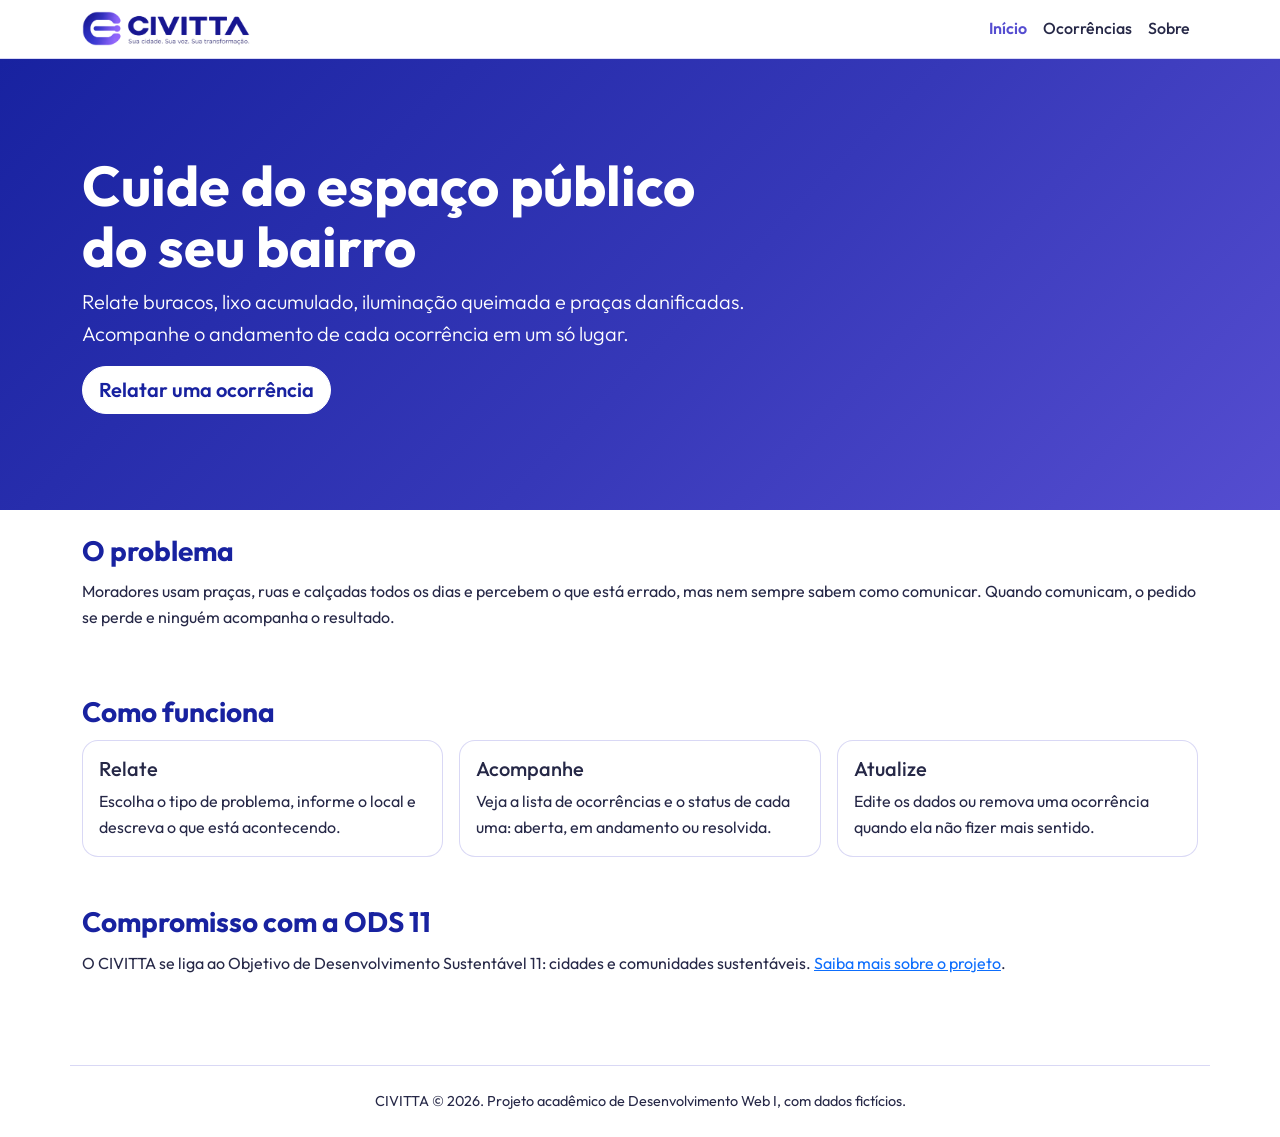
<file: index.html>
<!DOCTYPE html>
<html lang="pt-BR">
<head>
  <meta charset="UTF-8">
  <meta name="viewport" content="width=device-width, initial-scale=1">
  <meta name="description" content="CIVITTA: plataforma colaborativa para relatar e acompanhar problemas em espaços públicos.">
  <title>CIVITTA</title>

  <link href="https://cdn.jsdelivr.net/npm/bootstrap@5.3.3/dist/css/bootstrap.min.css" rel="stylesheet">
  <link rel="preconnect" href="https://fonts.googleapis.com">
  <link rel="preconnect" href="https://fonts.gstatic.com" crossorigin>
  <link href="https://fonts.googleapis.com/css2?family=Outfit:wght@400;500;600;700&display=swap" rel="stylesheet">
  <link rel="stylesheet" href="estilos/style.css">
</head>
<body>

  <a class="visually-hidden-focusable" href="#conteudo">Pular para o conteúdo</a>

  <header>
    <nav class="navbar navbar-expand-md" aria-label="Navegação principal">
      <div class="container">
        <a class="navbar-brand" href="index.html">
          <img src="img/Logo (1).png" alt="CIVITTA: sua cidade, sua voz, sua transformação" width="150" height="32">
        </a>
        <button class="navbar-toggler" type="button" data-bs-toggle="collapse"
                data-bs-target="#menu-principal" aria-controls="menu-principal"
                aria-expanded="false" aria-label="Abrir menu">
          <span class="navbar-toggler-icon"></span>
        </button>
        <div class="collapse navbar-collapse" id="menu-principal">
          <ul class="navbar-nav ms-auto">
            <li class="nav-item"><a class="nav-link active" href="index.html" aria-current="page">Início</a></li>
            <li class="nav-item"><a class="nav-link" href="ocorrencias.html">Ocorrências</a></li>
            <li class="nav-item"><a class="nav-link" href="sobre.html">Sobre</a></li>
          </ul>
        </div>
      </div>
    </nav>
  </header>

  <main id="conteudo">

    <section class="hero" aria-labelledby="titulo-hero">
      <div class="container py-5">
        <h1 id="titulo-hero">Cuide do espaço público do seu bairro</h1>
        <p class="lead">
          Relate buracos, lixo acumulado, iluminação queimada e praças danificadas.
          Acompanhe o andamento de cada ocorrência em um só lugar.
        </p>
        <a class="btn btn-primary btn-lg" href="ocorrencias.html">Relatar uma ocorrência</a>
      </div>
    </section>

    <section class="container py-4" aria-labelledby="titulo-problema">
      <h2 id="titulo-problema">O problema</h2>
      <p>
        Moradores usam praças, ruas e calçadas todos os dias e percebem o que está errado,
        mas nem sempre sabem como comunicar. Quando comunicam, o pedido se perde e ninguém
        acompanha o resultado.
      </p>
    </section>

    <section class="container py-4" aria-labelledby="titulo-como-funciona">
      <h2 id="titulo-como-funciona">Como funciona</h2>
      <div class="row g-3">
        <div class="col-12 col-md-4">
          <article class="card h-100">
            <div class="card-body">
              <h3 class="card-title h5">Relate</h3>
              <p class="card-text">Escolha o tipo de problema, informe o local e descreva o que está acontecendo.</p>
            </div>
          </article>
        </div>
        <div class="col-12 col-md-4">
          <article class="card h-100">
            <div class="card-body">
              <h3 class="card-title h5">Acompanhe</h3>
              <p class="card-text">Veja a lista de ocorrências e o status de cada uma: aberta, em andamento ou resolvida.</p>
            </div>
          </article>
        </div>
        <div class="col-12 col-md-4">
          <article class="card h-100">
            <div class="card-body">
              <h3 class="card-title h5">Atualize</h3>
              <p class="card-text">Edite os dados ou remova uma ocorrência quando ela não fizer mais sentido.</p>
            </div>
          </article>
        </div>
      </div>
    </section>

    <section class="container py-4" aria-labelledby="titulo-ods">
      <h2 id="titulo-ods">Compromisso com a ODS 11</h2>
      <p>
        O CIVITTA se liga ao Objetivo de Desenvolvimento Sustentável 11: cidades e comunidades
        sustentáveis. <a href="sobre.html">Saiba mais sobre o projeto</a>.
      </p>
    </section>

  </main>

  <footer class="container py-4">
    <p class="mb-0">CIVITTA &copy; 2026. Projeto acadêmico de Desenvolvimento Web I, com dados fictícios.</p>
  </footer>

  <script src="https://cdn.jsdelivr.net/npm/bootstrap@5.3.3/dist/js/bootstrap.bundle.min.js"></script>
</body>
</html>
</file>
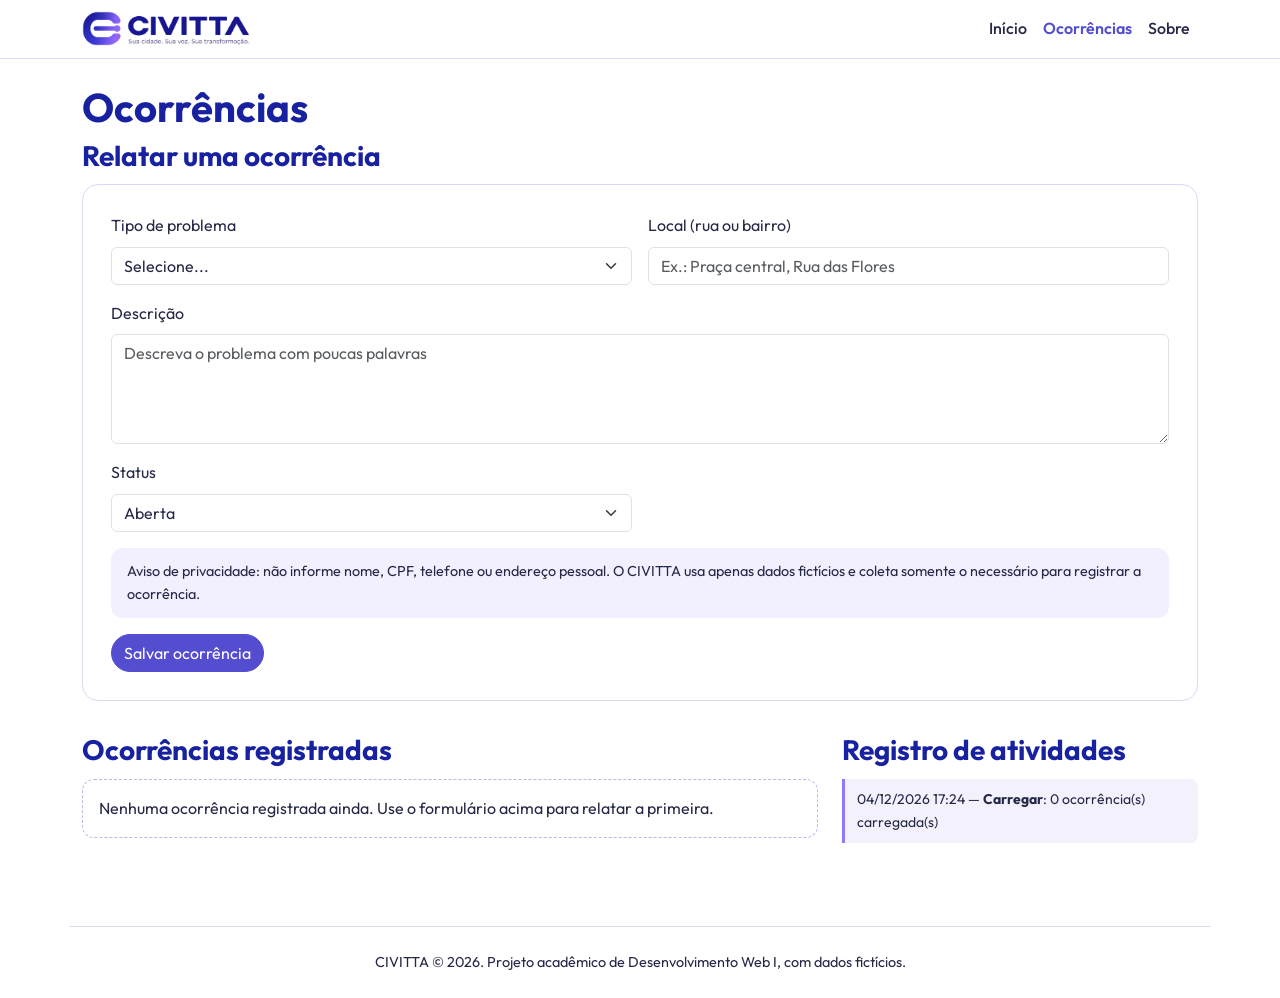
<file: ocorrencias.html>
<!DOCTYPE html>
<html lang="pt-BR">
<head>
  <meta charset="UTF-8">
  <meta name="viewport" content="width=device-width, initial-scale=1">
  <meta name="description" content="Relate, acompanhe, edite e remova ocorrências em espaços públicos.">
  <title>Ocorrências | CIVITTA</title>

  <link href="https://cdn.jsdelivr.net/npm/bootstrap@5.3.3/dist/css/bootstrap.min.css" rel="stylesheet">
  <link rel="preconnect" href="https://fonts.googleapis.com">
  <link rel="preconnect" href="https://fonts.gstatic.com" crossorigin>
  <link href="https://fonts.googleapis.com/css2?family=Outfit:wght@400;500;600;700&display=swap" rel="stylesheet">
  <link rel="stylesheet" href="estilos/style.css">
</head>
<body>

  <a class="visually-hidden-focusable" href="#conteudo">Pular para o conteúdo</a>

  <header>
    <nav class="navbar navbar-expand-md" aria-label="Navegação principal">
      <div class="container">
        <a class="navbar-brand" href="index.html">
          <img src="img/Logo (1).png" alt="CIVITTA: sua cidade, sua voz, sua transformação" width="150" height="32">
        </a>
        <button class="navbar-toggler" type="button" data-bs-toggle="collapse"
                data-bs-target="#menu-principal" aria-controls="menu-principal"
                aria-expanded="false" aria-label="Abrir menu">
          <span class="navbar-toggler-icon"></span>
        </button>
        <div class="collapse navbar-collapse" id="menu-principal">
          <ul class="navbar-nav ms-auto">
            <li class="nav-item"><a class="nav-link" href="index.html">Início</a></li>
            <li class="nav-item"><a class="nav-link active" href="ocorrencias.html" aria-current="page">Ocorrências</a></li>
            <li class="nav-item"><a class="nav-link" href="sobre.html">Sobre</a></li>
          </ul>
        </div>
      </div>
    </nav>
  </header>

  <main id="conteudo" class="container py-4">

    <h1>Ocorrências</h1>

    <!-- FORMULÁRIO PRINCIPAL (adicionar e editar) -->
    <section aria-labelledby="titulo-formulario">
      <h2 id="titulo-formulario">Relatar uma ocorrência</h2>

      <form id="form-ocorrencia" novalidate>
        <!-- Guarda o id durante a edição; vazio ao adicionar -->
        <input type="hidden" id="ocorrencia-id" name="id">

        <div class="campo">
          <label for="tipo" class="form-label">Tipo de problema</label>
          <select id="tipo" name="tipo" class="form-select" required aria-describedby="erro-tipo">
            <option value="">Selecione...</option>
            <option value="buraco">Buraco ou calçada danificada</option>
            <option value="iluminacao">Iluminação queimada</option>
            <option value="lixo">Lixo ou entulho acumulado</option>
            <option value="praca">Praça ou parque danificado</option>
            <option value="outro">Outro</option>
          </select>
          <div id="erro-tipo" class="erro-campo" role="alert"></div>
        </div>

        <div class="campo">
          <label for="local" class="form-label">Local (rua ou bairro)</label>
          <input type="text" id="local" name="local" class="form-control"
                 required minlength="3" maxlength="80" autocomplete="off"
                 placeholder="Ex.: Praça central, Rua das Flores"
                 aria-describedby="erro-local">
          <div id="erro-local" class="erro-campo" role="alert"></div>
        </div>

        <div class="campo campo-largo">
          <label for="descricao" class="form-label">Descrição</label>
          <textarea id="descricao" name="descricao" class="form-control" rows="4"
                    required minlength="10" maxlength="300"
                    placeholder="Descreva o problema com poucas palavras"
                    aria-describedby="erro-descricao"></textarea>
          <div id="erro-descricao" class="erro-campo" role="alert"></div>
        </div>

        <div class="campo">
          <label for="status" class="form-label">Status</label>
          <select id="status" name="status" class="form-select" required aria-describedby="erro-status">
            <option value="aberta" selected>Aberta</option>
            <option value="andamento">Em andamento</option>
            <option value="resolvida">Resolvida</option>
          </select>
          <div id="erro-status" class="erro-campo" role="alert"></div>
        </div>

        <p class="aviso-privacidade">
          Aviso de privacidade: não informe nome, CPF, telefone ou endereço pessoal.
          O CIVITTA usa apenas dados fictícios e coleta somente o necessário para registrar a ocorrência.
        </p>

        <div id="mensagem-formulario" class="mensagem" role="status" aria-live="polite"></div>

        <div class="d-flex gap-2">
          <button type="submit" id="botao-salvar" class="btn btn-primary">Salvar ocorrência</button>
          <button type="button" id="botao-cancelar" class="btn btn-outline-secondary" hidden>Cancelar edição</button>
        </div>
      </form>
    </section>

    <div class="row g-4 mt-2">

      <!-- LISTA DE OCORRÊNCIAS (listar, editar e remover) -->
      <section class="col-12 col-lg-8" aria-labelledby="titulo-lista">
        <h2 id="titulo-lista">Ocorrências registradas</h2>
        <p id="mensagem-vazia">Nenhuma ocorrência registrada ainda. Use o formulário acima para relatar a primeira.</p>
        <div id="lista-ocorrencias" aria-live="polite"></div>
      </section>

      <!-- PAINEL DE REGISTRO DE ATIVIDADES -->
      <aside class="col-12 col-lg-4 painel-log" aria-labelledby="titulo-log">
        <h2 id="titulo-log">Registro de atividades</h2>
        <p id="log-vazio">Nenhuma atividade registrada.</p>
        <ol id="log-atividades" class="log-lista"></ol>
      </aside>

    </div>

    <!-- Modelo usado pelo JavaScript para criar cada item da lista -->
    <template id="modelo-ocorrencia">
      <article class="card ocorrencia">
        <div class="card-body">
          <h3 class="card-title h5 ocorrencia-tipo"></h3>
          <p class="mb-1"><strong>Local:</strong> <span class="ocorrencia-local"></span></p>
          <p class="mb-1"><strong>Status:</strong> <span class="ocorrencia-status"></span></p>
          <p class="ocorrencia-descricao"></p>
          <p class="small mb-3">Registrada em <time class="ocorrencia-data"></time></p>
          <div class="d-flex gap-2">
            <button type="button" class="btn btn-sm btn-outline-primary botao-editar">Editar</button>
            <button type="button" class="btn btn-sm btn-outline-danger botao-remover">Remover</button>
          </div>
        </div>
      </article>
    </template>

  </main>

  <footer class="container py-4">
    <p class="mb-0">CIVITTA &copy; 2026. Projeto acadêmico de Desenvolvimento Web I, com dados fictícios.</p>
  </footer>

  <script src="https://cdn.jsdelivr.net/npm/bootstrap@5.3.3/dist/js/bootstrap.bundle.min.js"></script>
  <script src="js/app.js"></script>
</body>
</html>
</file>
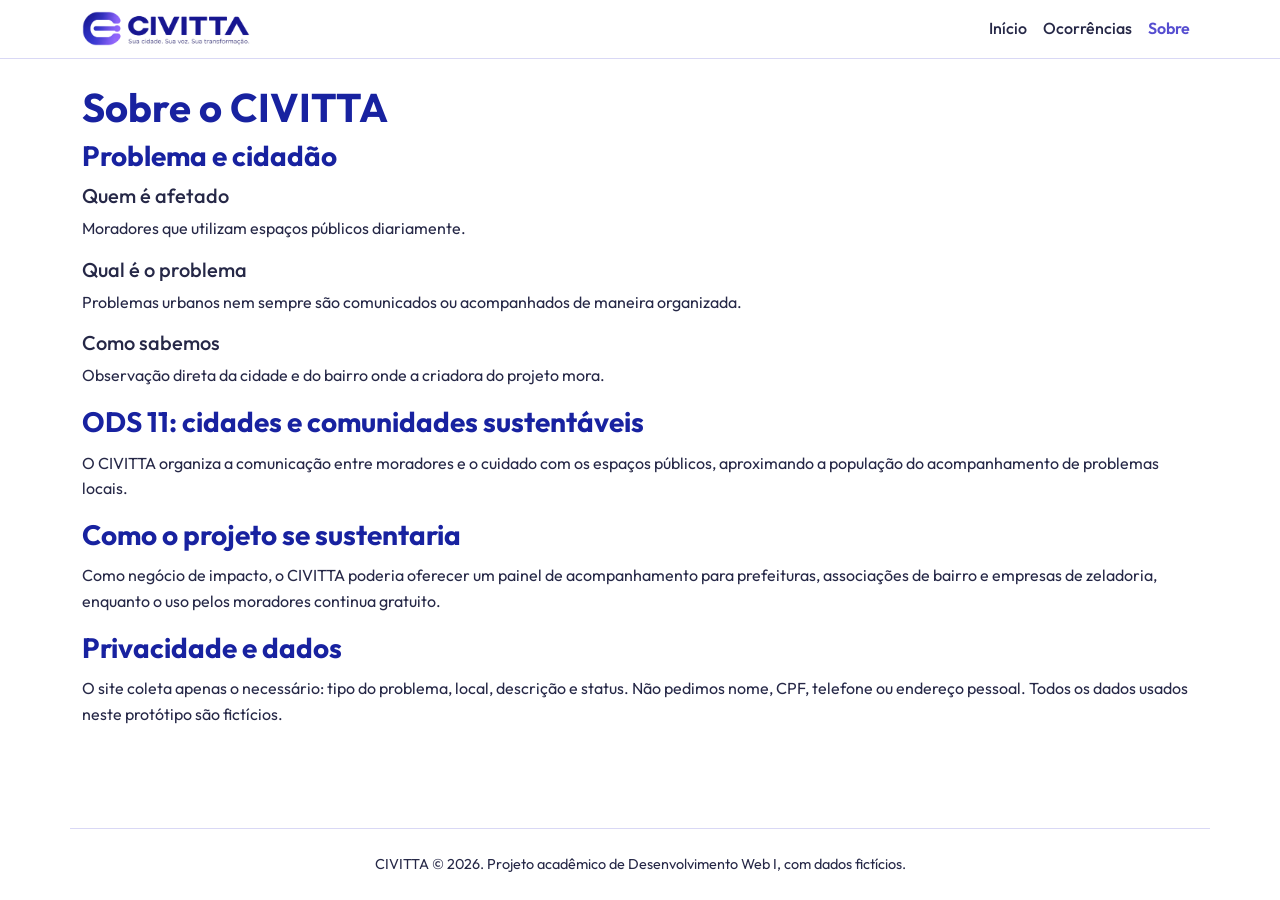
<file: sobre.html>
<!DOCTYPE html>
<html lang="pt-BR">
<head>
  <meta charset="UTF-8">
  <meta name="viewport" content="width=device-width, initial-scale=1">
  <meta name="description" content="Conheça o problema, o público e o impacto do CIVITTA.">
  <title>Sobre | CIVITTA</title>

  <link href="https://cdn.jsdelivr.net/npm/bootstrap@5.3.3/dist/css/bootstrap.min.css" rel="stylesheet">
  <link rel="preconnect" href="https://fonts.googleapis.com">
  <link rel="preconnect" href="https://fonts.gstatic.com" crossorigin>
  <link href="https://fonts.googleapis.com/css2?family=Outfit:wght@400;500;600;700&display=swap" rel="stylesheet">
  <link rel="stylesheet" href="estilos/style.css">
</head>
<body>

  <a class="visually-hidden-focusable" href="#conteudo">Pular para o conteúdo</a>

  <header>
    <nav class="navbar navbar-expand-md" aria-label="Navegação principal">
      <div class="container">
        <a class="navbar-brand" href="index.html">
          <img src="img/Logo (1).png" alt="CIVITTA: sua cidade, sua voz, sua transformação" width="150" height="32">
        </a>
        <button class="navbar-toggler" type="button" data-bs-toggle="collapse"
                data-bs-target="#menu-principal" aria-controls="menu-principal"
                aria-expanded="false" aria-label="Abrir menu">
          <span class="navbar-toggler-icon"></span>
        </button>
        <div class="collapse navbar-collapse" id="menu-principal">
          <ul class="navbar-nav ms-auto">
            <li class="nav-item"><a class="nav-link" href="index.html">Início</a></li>
            <li class="nav-item"><a class="nav-link" href="ocorrencias.html">Ocorrências</a></li>
            <li class="nav-item"><a class="nav-link active" href="sobre.html" aria-current="page">Sobre</a></li>
          </ul>
        </div>
      </div>
    </nav>
  </header>

  <main id="conteudo" class="container py-4">

    <h1>Sobre o CIVITTA</h1>

    <section aria-labelledby="titulo-problema">
      <h2 id="titulo-problema">Problema e cidadão</h2>
      <article>
        <h3 class="h5">Quem é afetado</h3>
        <p>Moradores que utilizam espaços públicos diariamente.</p>
      </article>
      <article>
        <h3 class="h5">Qual é o problema</h3>
        <p>Problemas urbanos nem sempre são comunicados ou acompanhados de maneira organizada.</p>
      </article>
      <article>
        <h3 class="h5">Como sabemos</h3>
        <p>Observação direta da cidade e do bairro onde a criadora do projeto mora.</p>
      </article>
    </section>

    <section aria-labelledby="titulo-ods">
      <h2 id="titulo-ods">ODS 11: cidades e comunidades sustentáveis</h2>
      <p>
        O CIVITTA organiza a comunicação entre moradores e o cuidado com os espaços públicos,
        aproximando a população do acompanhamento de problemas locais.
      </p>
    </section>

    <section aria-labelledby="titulo-impacto">
      <h2 id="titulo-impacto">Como o projeto se sustentaria</h2>
      <p>
        Como negócio de impacto, o CIVITTA poderia oferecer um painel de acompanhamento para
        prefeituras, associações de bairro e empresas de zeladoria, enquanto o uso pelos moradores
        continua gratuito.
      </p>
    </section>

    <section aria-labelledby="titulo-privacidade">
      <h2 id="titulo-privacidade">Privacidade e dados</h2>
      <p>
        O site coleta apenas o necessário: tipo do problema, local, descrição e status.
        Não pedimos nome, CPF, telefone ou endereço pessoal. Todos os dados usados neste
        protótipo são fictícios.
      </p>
    </section>

  </main>

  <footer class="container py-4">
    <p class="mb-0">CIVITTA &copy; 2026. Projeto acadêmico de Desenvolvimento Web I, com dados fictícios.</p>
  </footer>

  <script src="https://cdn.jsdelivr.net/npm/bootstrap@5.3.3/dist/js/bootstrap.bundle.min.js"></script>
</body>
</html>
</file>
<file: estilos/style.css>
/* ==========================================================
   CIVITTA - Estilos (Mobile First)
   Ordem: 1) variáveis  2) base  3) componentes  4) páginas
          5) media queries (tablet 768px e desktop 992px)
   ========================================================== */

/* 1) VARIÁVEIS: paleta da marca */
:root {
  --navy: #1822A0;
  --indigo: #3638B8;
  --violeta: #554DD0;
  --lavanda: #7363E7;
  --lilas: #9178FF;
  --branco: #FFFFFF;
  --texto: #262847;               /* cor de texto corrido, mais suave que o azul-marinho */
  --raio: 1rem;                   /* cantos arredondados, como na logo */
  --borda: 1px solid rgba(85, 77, 208, 0.22);

  /* Ajusta as cores padrão do Bootstrap para a paleta */
  --bs-body-font-family: "Outfit", system-ui, -apple-system, "Segoe UI", Roboto, sans-serif;
  --bs-body-color: var(--texto);
  --bs-link-color: var(--violeta);
  --bs-link-hover-color: var(--navy);
}

/* 2) BASE */
body {
  display: flex;                  /* rodapé sempre no fim da tela */
  flex-direction: column;
  min-height: 100vh;
  font-family: var(--bs-body-font-family);
  line-height: 1.6;
}

main {
  flex: 1;
}

/* Nenhuma imagem passa da largura do container */
img {
  max-width: 100%;
  height: auto;
}

h1, h2, h3, h4, .navbar-brand {
  color: var(--navy);
  font-weight: 700;
}

h2 {
  font-size: 1.5rem;
  margin-bottom: 0.75rem;
}

/* Foco visível para navegação por teclado */
:focus-visible {
  outline: 3px solid var(--lilas);
  outline-offset: 2px;
}

/* 3) COMPONENTES */

/* Navbar */
.navbar {
  background: var(--branco);
  border-bottom: var(--borda);
}

.navbar-brand {
  margin-right: 0;
  padding: 0;
}

/* Logo: a largura define o tamanho e a altura acompanha (sem distorcer) */
.navbar-brand img {
  display: block;
  width: 7.5rem;                  /* celular */
  max-width: 100%;
  height: auto;
}

.navbar .nav-link {
  color: var(--texto);
  font-weight: 500;
}

.navbar .nav-link.active {
  color: var(--violeta);
  font-weight: 600;
}

/* Botões Bootstrap na cor da marca */
.btn-primary {
  --bs-btn-bg: var(--violeta);
  --bs-btn-border-color: var(--violeta);
  --bs-btn-hover-bg: var(--indigo);
  --bs-btn-hover-border-color: var(--indigo);
  --bs-btn-active-bg: var(--navy);
  --bs-btn-active-border-color: var(--navy);
  --bs-btn-focus-shadow-rgb: 145, 120, 255;
}

.btn-outline-primary {
  --bs-btn-color: var(--violeta);
  --bs-btn-border-color: var(--violeta);
  --bs-btn-hover-bg: var(--violeta);
  --bs-btn-hover-border-color: var(--violeta);
  --bs-btn-active-bg: var(--navy);
  --bs-btn-active-border-color: var(--navy);
}

.btn {
  border-radius: 999px;           /* botões em formato de pílula */
}

/* Cards */
.card {
  border: var(--borda);
  border-radius: var(--raio);
}

/* Rodapé */
footer {
  margin-top: 3rem;
  border-top: var(--borda);
  text-align: center;
  font-size: 0.9rem;
}

/* 4) PÁGINAS */

/* --- index: destaque inicial --- */
.hero {
  color: var(--branco);
  background: linear-gradient(135deg, var(--navy) 0%, var(--indigo) 55%, var(--violeta) 100%);
}

.hero h1 {
  color: var(--branco);
  font-size: clamp(2rem, 8vw, 3.5rem);
  line-height: 1.1;
  max-width: 18ch;
}

.hero .lead {
  max-width: 55ch;
}

.hero .btn-primary {
  --bs-btn-color: var(--navy);
  --bs-btn-bg: var(--branco);
  --bs-btn-border-color: var(--branco);
  --bs-btn-hover-color: var(--navy);
  --bs-btn-hover-bg: rgba(255, 255, 255, 0.88);
  --bs-btn-hover-border-color: rgba(255, 255, 255, 0.88);
  --bs-btn-active-color: var(--navy);
  --bs-btn-active-bg: rgba(255, 255, 255, 0.8);
  --bs-btn-active-border-color: rgba(255, 255, 255, 0.8);
  font-weight: 600;
}

.hero :focus-visible {
  outline-color: var(--branco);
}

/* --- ocorrências: formulário em Grid --- */
#form-ocorrencia {
  display: grid;
  grid-template-columns: 1fr;     /* celular: uma coluna */
  gap: 1rem;
  padding: 1.25rem;
  border: var(--borda);
  border-radius: var(--raio);
}

.campo-largo,
.aviso-privacidade,
.mensagem,
#form-ocorrencia > .d-flex {
  grid-column: 1 / -1;            /* ocupa a linha inteira */
}

.aviso-privacidade {
  margin: 0;
  padding: 0.75rem 1rem;
  font-size: 0.9rem;
  background: rgba(145, 120, 255, 0.12);
  border-radius: 0.75rem;
}

.erro-campo {
  font-size: 0.875rem;
  color: var(--bs-danger-text-emphasis);
}

/* Mensagem geral do formulário (JS adiciona .sucesso ou .erro) */
.mensagem:empty {
  display: none;
}

.mensagem {
  padding: 0.75rem 1rem;
  border-radius: 0.75rem;
}

.mensagem.sucesso {
  color: var(--navy);
  background: rgba(85, 77, 208, 0.1);
  border-left: 4px solid var(--violeta);
}

.mensagem.erro {
  color: var(--bs-danger-text-emphasis);
  background: var(--bs-danger-bg-subtle);
  border-left: 4px solid var(--bs-danger);
}

/* --- ocorrências: lista em Grid --- */
#lista-ocorrencias {
  display: grid;
  grid-template-columns: 1fr;
  gap: 1rem;
}

#mensagem-vazia:not([hidden]),
#log-vazio:not([hidden]) {
  padding: 1rem;
  border: 1px dashed rgba(85, 77, 208, 0.4);
  border-radius: 0.75rem;
}

/* Status: JS define data-status na <article> (aberta | andamento | resolvida) */
.ocorrencia {
  border-left: 6px solid var(--lilas);
}

.ocorrencia[data-status="andamento"] {
  border-left-color: var(--violeta);
}

.ocorrencia[data-status="resolvida"] {
  border-left-color: var(--navy);
}

/* --- ocorrências: painel de log --- */
.log-lista {
  display: flex;
  flex-direction: column;
  gap: 0.5rem;
  max-height: 22rem;
  margin: 0;
  padding: 0;
  overflow-y: auto;
  list-style: none;
}

.log-lista li {
  padding: 0.6rem 0.75rem;
  font-size: 0.875rem;
  background: rgba(85, 77, 208, 0.07);
  border-left: 3px solid var(--lilas);
  border-radius: 0 0.5rem 0.5rem 0;
}

.log-lista li[data-resultado="erro"] {
  border-left-color: var(--bs-danger);
}

/* 5) MEDIA QUERIES */

/* Tablet (a partir de 768px) */
@media (min-width: 768px) {
  h2 {
    font-size: 1.75rem;
  }

  .navbar-brand img {
    width: 9rem;                   /* tablet */
  }

  .hero .container {
    padding-top: 4rem !important;     /* sobrescreve py-5 do Bootstrap */
    padding-bottom: 4rem !important;
  }

  #form-ocorrencia {
    grid-template-columns: 1fr 1fr;   /* tipo e local lado a lado */
    padding: 1.75rem;
  }

  #lista-ocorrencias {
    grid-template-columns: 1fr 1fr;
  }
}

/* Desktop (a partir de 992px) */
@media (min-width: 992px) {
  .navbar-brand img {
    width: 10.5rem;                /* desktop */
  }

  .hero .container {
    padding-top: 6rem !important;
    padding-bottom: 6rem !important;
  }

  /* Painel de log acompanha a rolagem ao lado da lista */
  .painel-log {
    position: sticky;
    top: 1rem;
    align-self: flex-start;
  }
}

/* Respeita quem prefere menos movimento */
@media (prefers-reduced-motion: reduce) {
  * {
    transition: none !important;
    animation: none !important;
    scroll-behavior: auto !important;
  }
}
</file>
